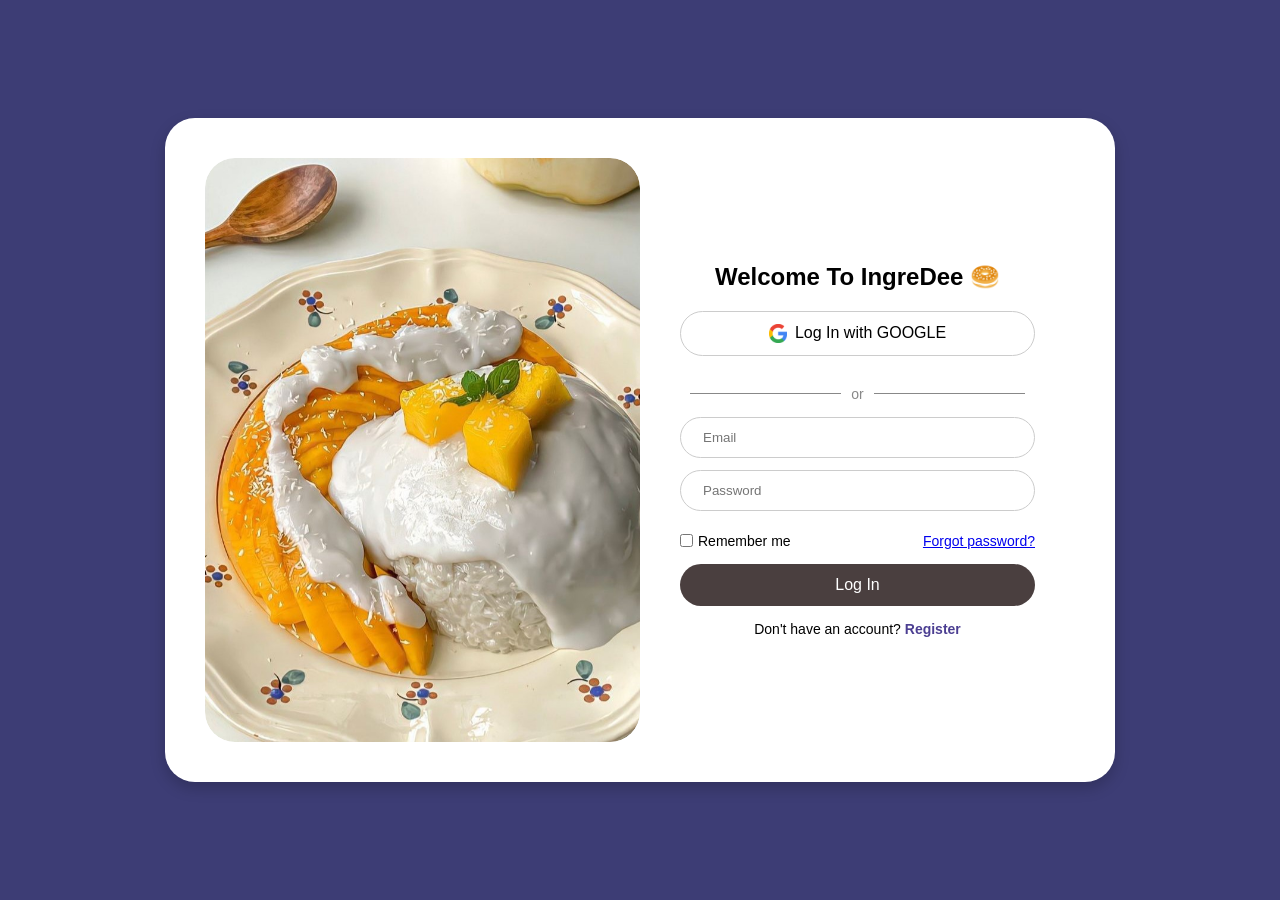
<file: mingie/login.html>
<!DOCTYPE html>
<html lang="en">
<head>
    <meta charset="UTF-8">
    <meta name="viewport" content="width=device-width, initial-scale=1.0">
    <title>IngreDee Login</title>
    <link rel="stylesheet" href="login.css">
</head>
<body>
    <div class="container">
        <!-- Image Section -->
        <div class="image-section">
            <img src="./asset/mango.jpg" alt="Mango Sticky Rice">
        </div>
        
        <!-- Form Section -->
        <div class="form-section">
            <h2>Welcome To IngreDee <span>🥯</span></h2>
            
            <button class="google-login">
                <img src="./asset/googleloco.png" alt="logo">
                Log In with GOOGLE
            </button>
            
            <div class="divider">or</div>
            
            <form id="loginForm">
                <input type="email" id="email" placeholder="Email" required>
                <input type="password" id="password" placeholder="Password" required>
                
                <div class="form-options">
                    <label>
                        <input type="checkbox" id="rememberMe">Remember me
                    </label>
                    <a href="#" class="forgot-password">Forgot password?</a>
                </div>
                
                <button type="submit" class="login-button">Log In</button>
            </form>
            
            <div class="register">
                Don't have an account? <a href="#" id="registerLink">Register</a>
            </div>
            
            <script>
            document.getElementById("registerLink").addEventListener("click", function(event) {
                event.preventDefault(); 
                window.location.href = "register.html"; 
            });
            </script>
            
        </div>
    </div>
    <script src="login.js"></script>
</body>
</html>
</file>
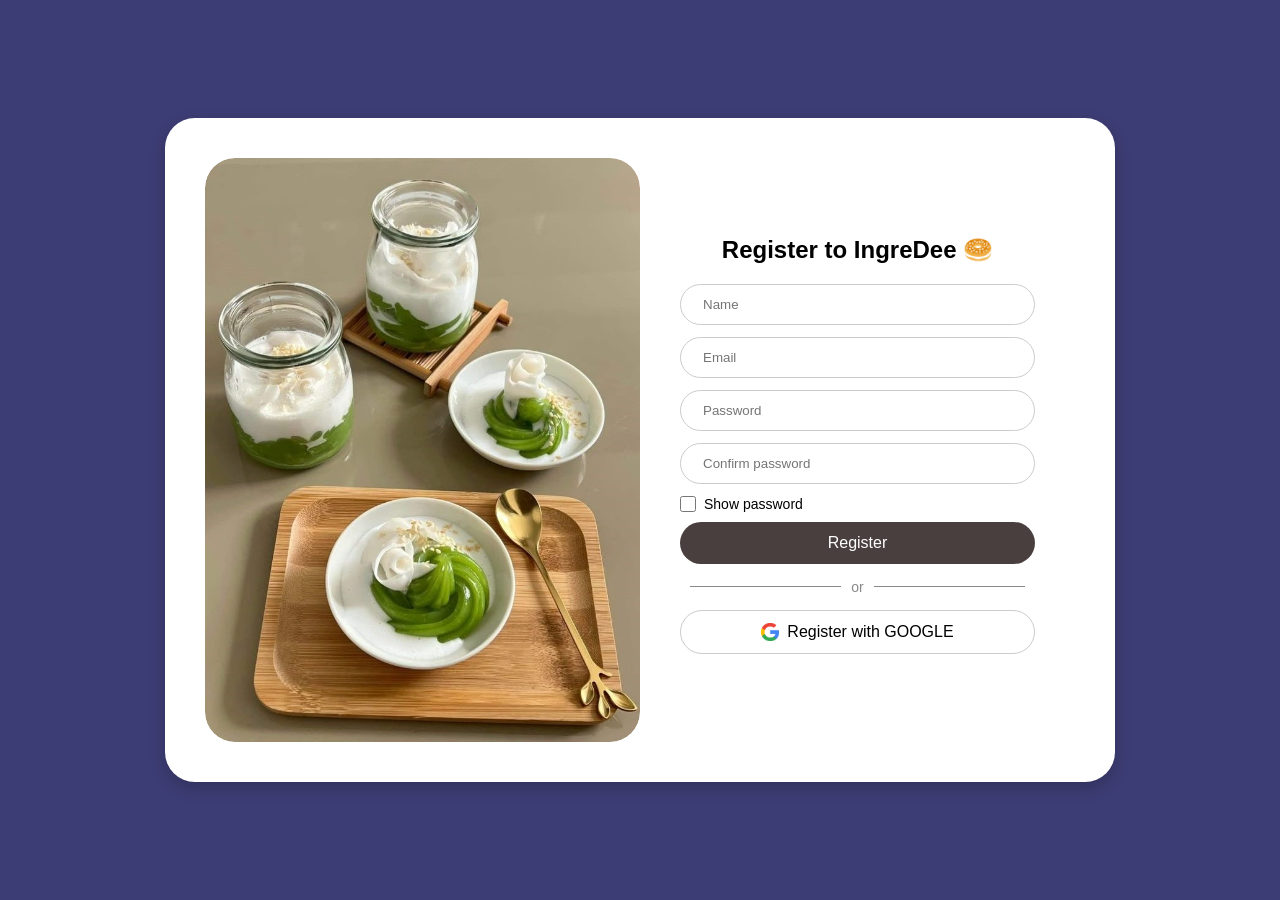
<file: mingie/register.html>
<!DOCTYPE html>
<html lang="en">
<head>
    <meta charset="UTF-8">
    <meta name="viewport" content="width=device-width, initial-scale=1.0">
    <title>Register to IngreDee</title>
    <link rel="stylesheet" href="register.css">
</head>
<body>
    <div class="container">
        <div class="image-section">
            <img src="./asset/green.jpg" alt="Dessert">
        </div>
        <div class="form-section">
            <h2>Register to IngreDee 🥯</h2>
            <form id="registerForm">
                <input type="text" id="name" placeholder="Name" required>
                <input type="email" id="email" placeholder="Email" required>
                <input type="password" id="password" placeholder="Password" required>
                <input type="password" id="confirmPassword" placeholder="Confirm password" required>
                
                <div class="show-password">
                    <input type="checkbox" id="showPassword">
                    <label for="showPassword">Show password</label>
                </div>
                
                <button type="submit" class="register-btn">Register</button>
                
                <div class="divider">
                    <span>or</span>
                </div>

                <button type="button" class="google-btn">
                    <img src="./asset/googleloco.png" alt="Google"> Register with GOOGLE
                </button>
            </form>
        </div>
    </div>
    
    <script src="register.js"></script>
</body>
</html>
</file>
<file: mingie/login.css>
* {
    margin: 0;
    padding: 0;
    box-sizing: border-box;
    font-family: 'Arial', sans-serif;
}

body {
    background-color: #3D3D75;
    display: flex;
    justify-content: center;
    align-items: center;
    height: 100vh;
}

.container {
    background: #fff;
    width: 950px; 
    display: flex;
    border-radius: 30px; 
    overflow: hidden;
    box-shadow: 0 6px 15px rgba(0, 0, 0, 0.2);
    padding: 40px;
}

.image-section {
    width: 50%;
    overflow: hidden; 
    border-radius: 30px; 
}

.image-section img {
    width: 100%;
    height: 100%;
    object-fit: cover;
    border-radius: 30px; 
}

.form-section {
    width: 50%;
    padding: 40px;
    display: flex;
    flex-direction: column;
    justify-content: center;
    text-align: center;
}

h2 {
    font-size: 24px;
    font-weight: bold;
    margin-bottom: 20px;
}

.google-login {
    display: flex;
    align-items: center;
    justify-content: center;
    padding: 12px;
    border: 1px solid #ccc;
    border-radius: 30px; 
    background: white;
    cursor: pointer;
    font-size: 16px;
    margin-bottom: 15px;
    width: 100%;
}

.google-login img {
    width: 18px;
    margin-right: 8px;
}

.divider {
    display: flex;
    align-items: center;
    justify-content: center;
    margin: 15px 0;
    font-size: 14px;
    color: #888;
}

.divider::before,
.divider::after {
    content: "";
    flex: 1;
    height: 1px;
    background-color: #888;
    margin: 0 10px;
}

input {
    width: 100%;
    padding: 12px;
    margin-bottom: 12px;
    border: 1px solid #ccc;
    border-radius: 30px; 
    text-indent: 10px;
}

.show-password {
    display: flex;
    align-items: center;
    font-size: 14px;
    text-align: left;
    width: 100%;
    justify-content: flex-start;
}

.show-password input[type="checkbox"] {
    margin: 0;
    width: 16px;
    height: 16px;
    margin-right: 8px;
}

.form-options {
    display: flex;
    justify-content: space-between;
    align-items: center;
    font-size: 14px;
    margin-top: 10px;
}

.form-options label {
    display: flex;
    align-items: center;
    gap: 5px;
    white-space: nowrap; 
}

.form-options input[type="checkbox"] {
    margin: 0;
}

.login-button {
    width: 100%;
    padding: 12px;
    background-color: #4A3F3F;
    color: white;
    border: none;
    border-radius: 30px; 
    cursor: pointer;
    margin-top: 15px;
    font-size: 16px;
}

.register {
    margin-top: 15px;
    font-size: 14px;
}

.register a {
    color: #4C3F92;
    font-weight: bold;
    text-decoration: none;
}

@media (max-width: 768px) {
    .container {
        width: 90%; 
        flex-direction: column; 
        padding: 20px;
    }

    .image-section {
        display: none; 
    }

    .form-section {
        width: 100%; 
        padding: 20px;
    }
    
    .google-login {
        font-size: 14px; 
        padding: 10px;
    }

    input {
        padding: 10px;
        font-size: 14px;
    }

    .login-button {
        padding: 10px;
        font-size: 14px;
    }

    .form-options {
        flex-direction: row; 
        justify-content: space-between; 
        align-items: center;
        width: 100%;
    }

    .form-options label, 
    .form-options a {
        font-size: 13px; 
        margin-bottom: 0; 
    }

    .form-options a {
        text-decoration: none;
        color: #4C3F92; 
        font-weight: bold;
    }
}
</file>
<file: mingie/register.css>
* {
    margin: 0;
    padding: 0;
    box-sizing: border-box;
    font-family: 'Arial', sans-serif;
}

body {
    background-color: #3D3D75;
    display: flex;
    justify-content: center;
    align-items: center;
    height: 100vh;
}

.container {
    background: #fff;
    width: 950px; 
    display: flex;
    border-radius: 30px; 
    overflow: hidden;
    box-shadow: 0 6px 15px rgba(0, 0, 0, 0.2);
    padding: 40px;
}

.image-section {
    width: 50%;
    overflow: hidden; 
    border-radius: 30px; 
}

.image-section img {
    width: 100%;
    height: 100%;
    object-fit: cover;
    border-radius: 30px; 
}


.form-section {
    width: 50%;
    padding: 40px;
    display: flex;
    flex-direction: column;
    justify-content: center;
    text-align: center;
}

h2 {
    font-size: 24px;
    margin-bottom: 20px;
}

form {
    display: flex;
    flex-direction: column;
}

input {
    width: 100%;
    padding: 12px;
    margin-bottom: 12px;
    border: 1px solid #ccc;
    border-radius: 30px; 
    text-indent: 10px;
}

.show-password {
    display: flex;
    align-items: center;
    font-size: 14px;
    text-align: left;
    width: 100%;
    justify-content: flex-start;
}

.show-password input[type="checkbox"] {
    margin: 0;
    width: 16px;
    height: 16px;
    margin-right: 8px;
}

.register-btn {
    background: #4A3F3F;
    color: white;
    padding: 12px;
    border: none;
    border-radius: 30px; 
    cursor: pointer;
    font-size: 16px;
    margin-top: 10px;
}

.register-btn:hover {
    background: #3A2F2F;
}

.divider {
    display: flex;
    align-items: center;
    justify-content: center;
    margin: 15px 0;
    font-size: 14px;
    color: #888;
}

.divider::before,
.divider::after {
    content: "";
    flex: 1;
    height: 1px;
    background-color: #888;
    margin: 0 10px;
}

.google-btn {
    display: flex;
    align-items: center;
    justify-content: center;
    padding: 12px;
    border: 1px solid #ccc;
    border-radius: 30px; 
    background: white;
    cursor: pointer;
    font-size: 16px;
    margin-bottom: 10px;
}

.google-btn img {
    width: 18px;
    margin-right: 8px;
}

@media (max-width: 768px) {
    .container {
        width: 90%;
        max-width: 400px; 
        flex-direction: column;
        padding: 20px;
    }

    .image-section {
        display: none; 
    }

    .form-section {
        width: 100%;
        padding: 20px;
    }

    .google-btn {
        font-size: 14px;
        padding: 10px;
        width: 100%; 
    }

    input {
        padding: 12px;
        font-size: 14px;
    }

    .login-button {
        padding: 12px;
        font-size: 14px;
        width: 100%;
    }

    .form-options {
        display: flex;
        justify-content: space-between;
        align-items: center;
        width: 100%;
        font-size: 14px;
    }

    .form-options label,
    .form-options a {
        font-size: 13px;
        margin-bottom: 0;
        white-space: nowrap; 
    }

    .form-options a {
        text-decoration: none;
        color: #4C3F92;
        font-weight: bold;
    }
}
</file>
